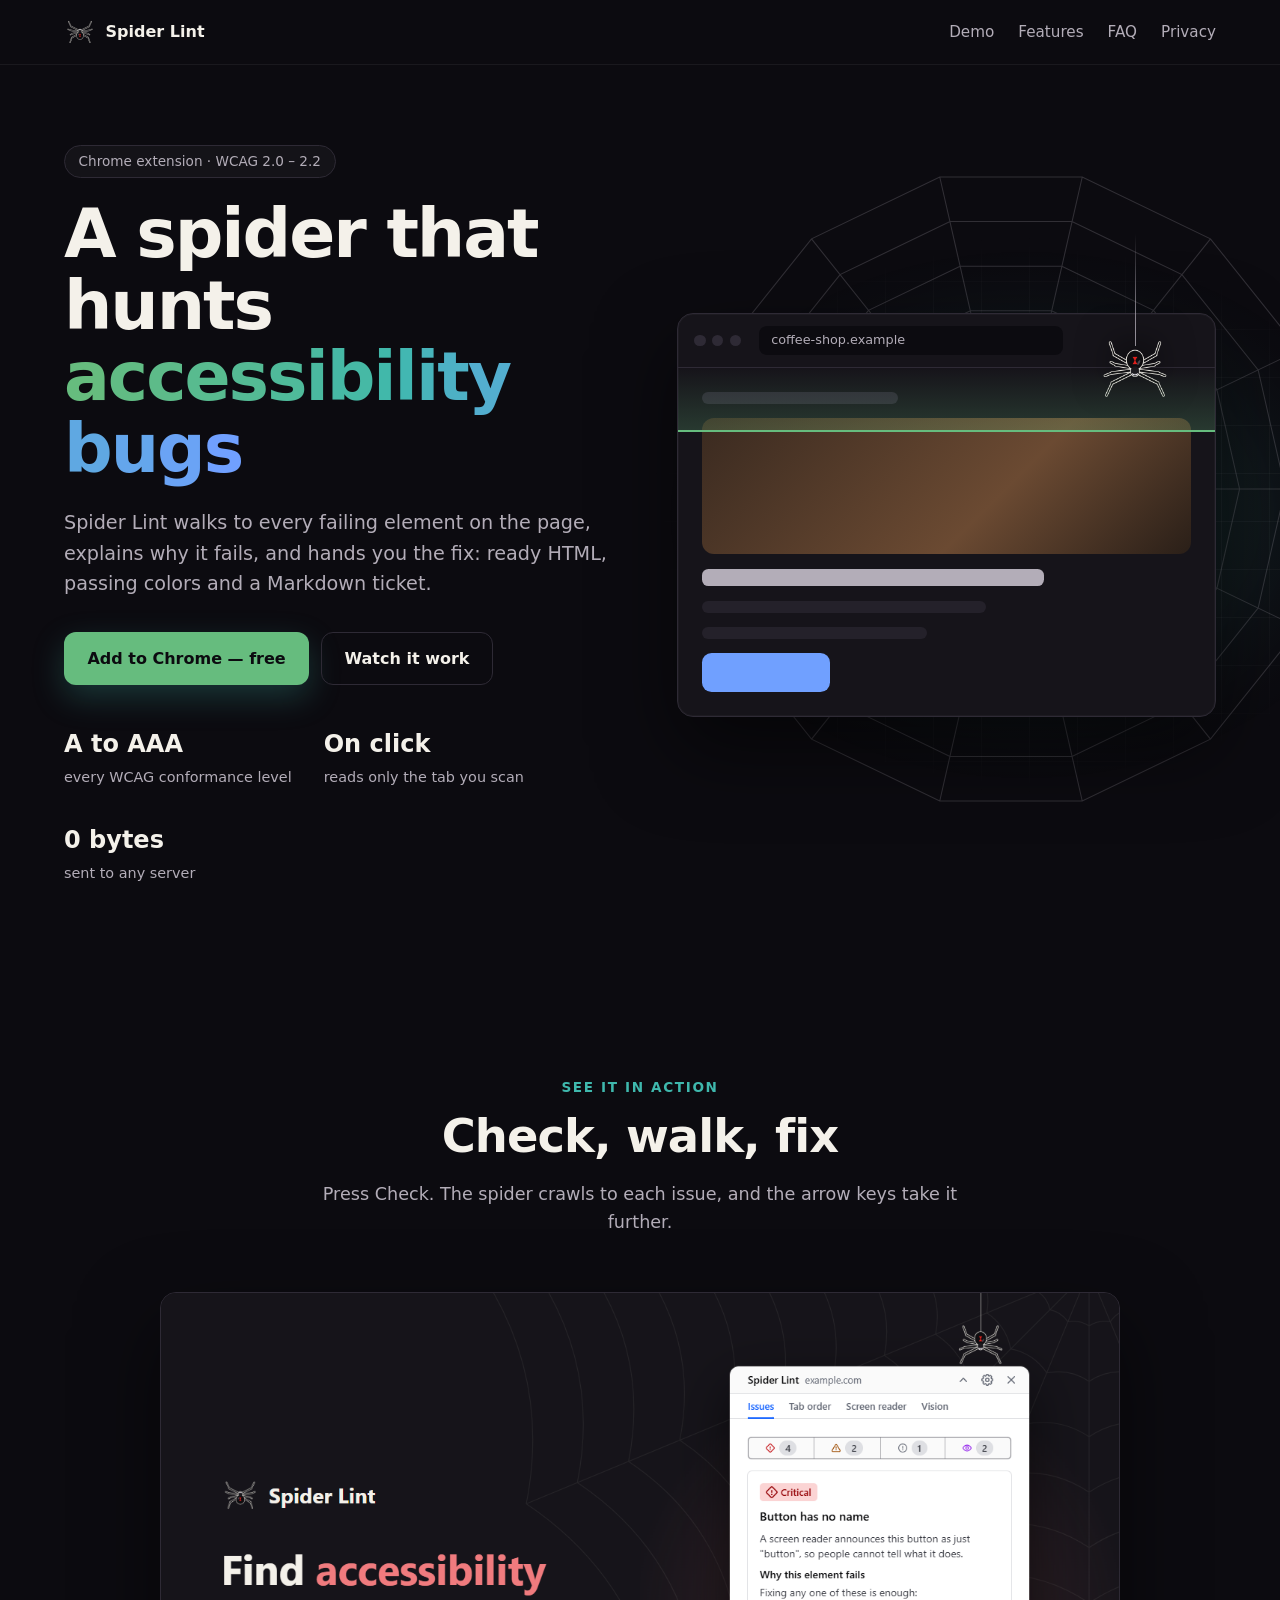
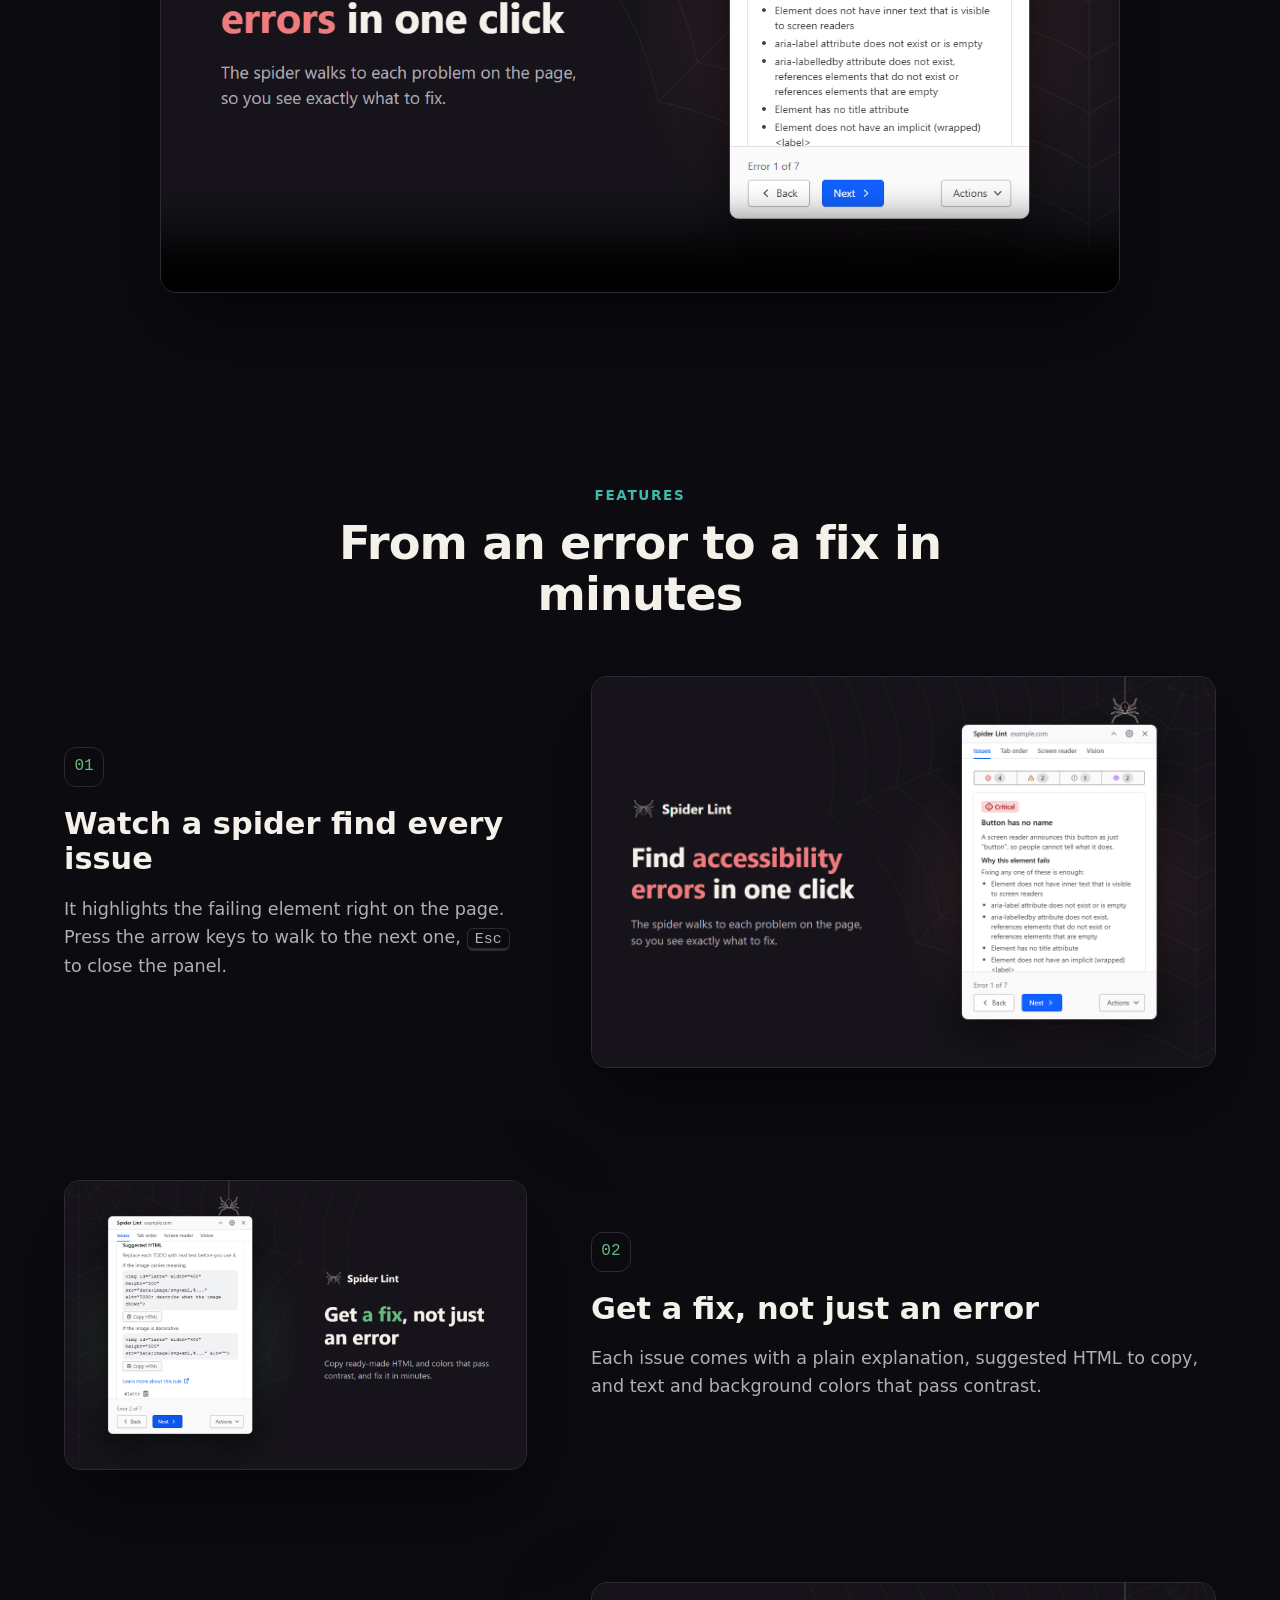
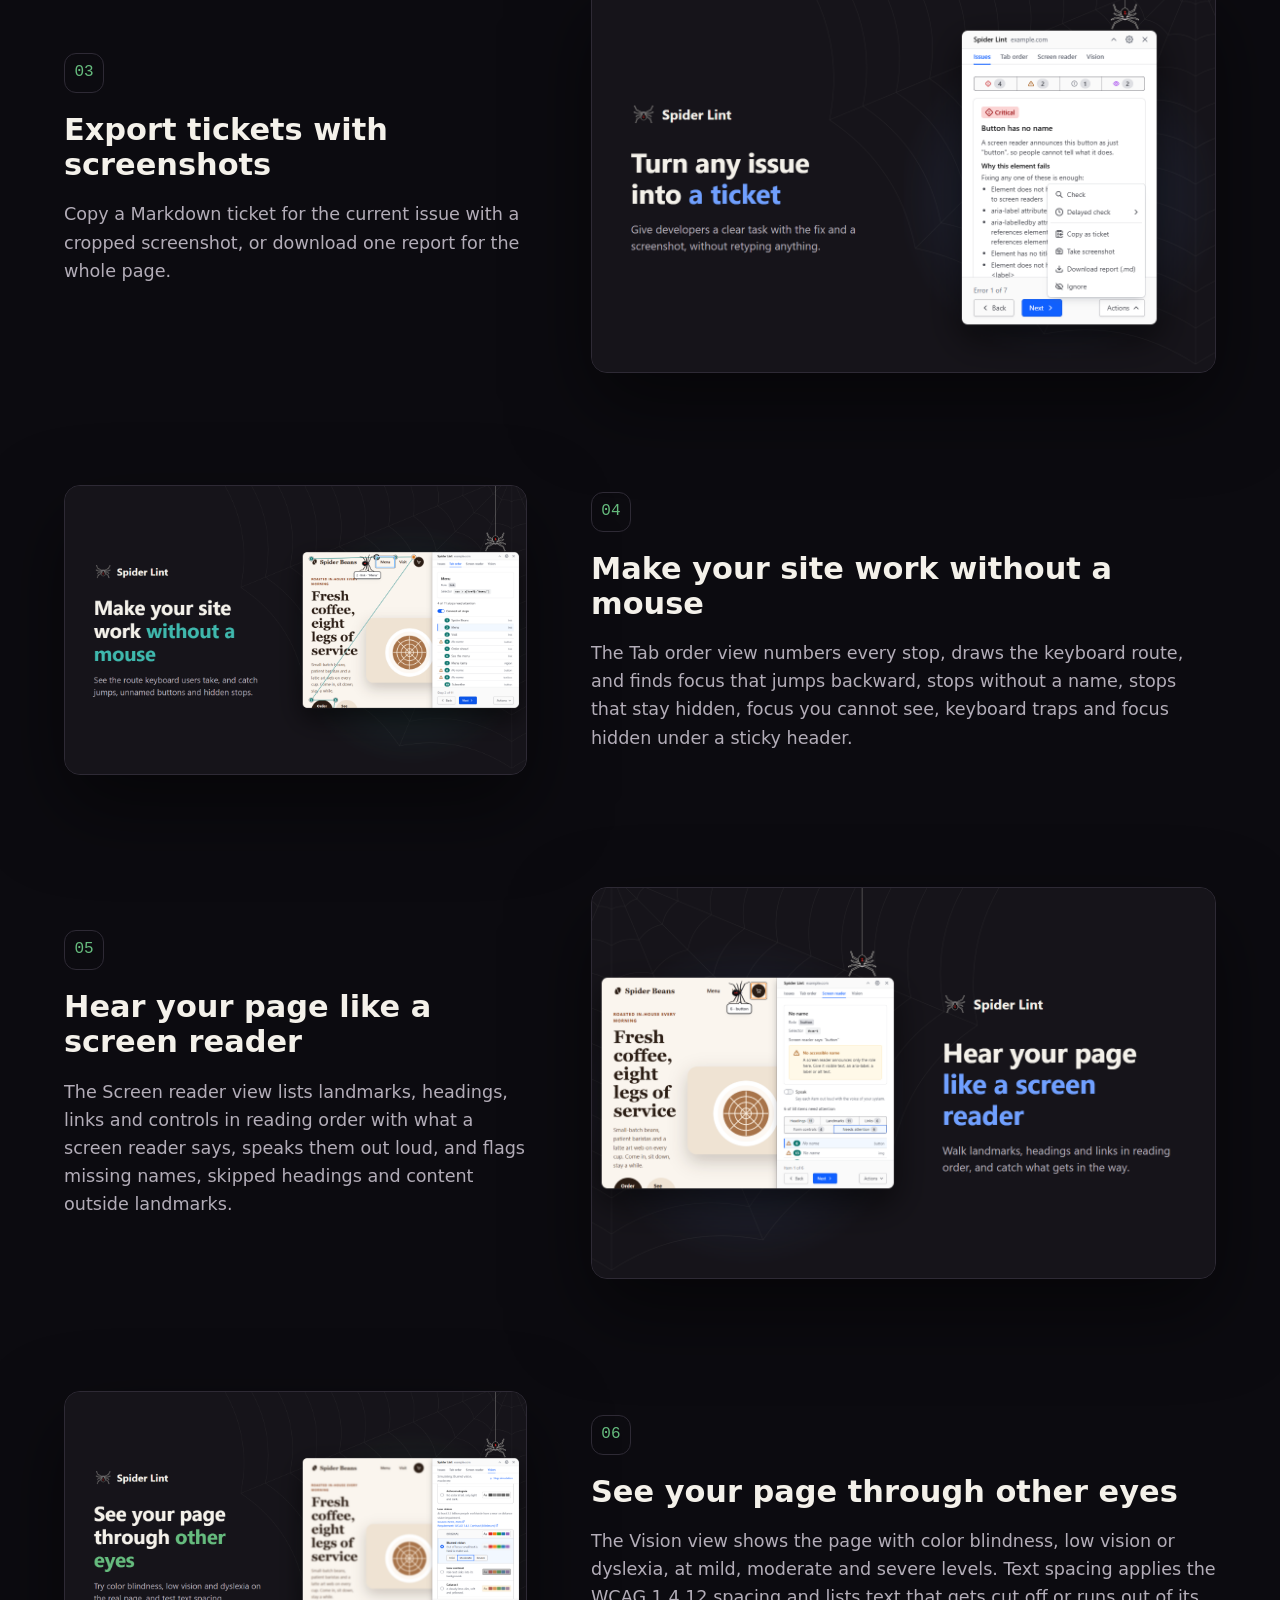
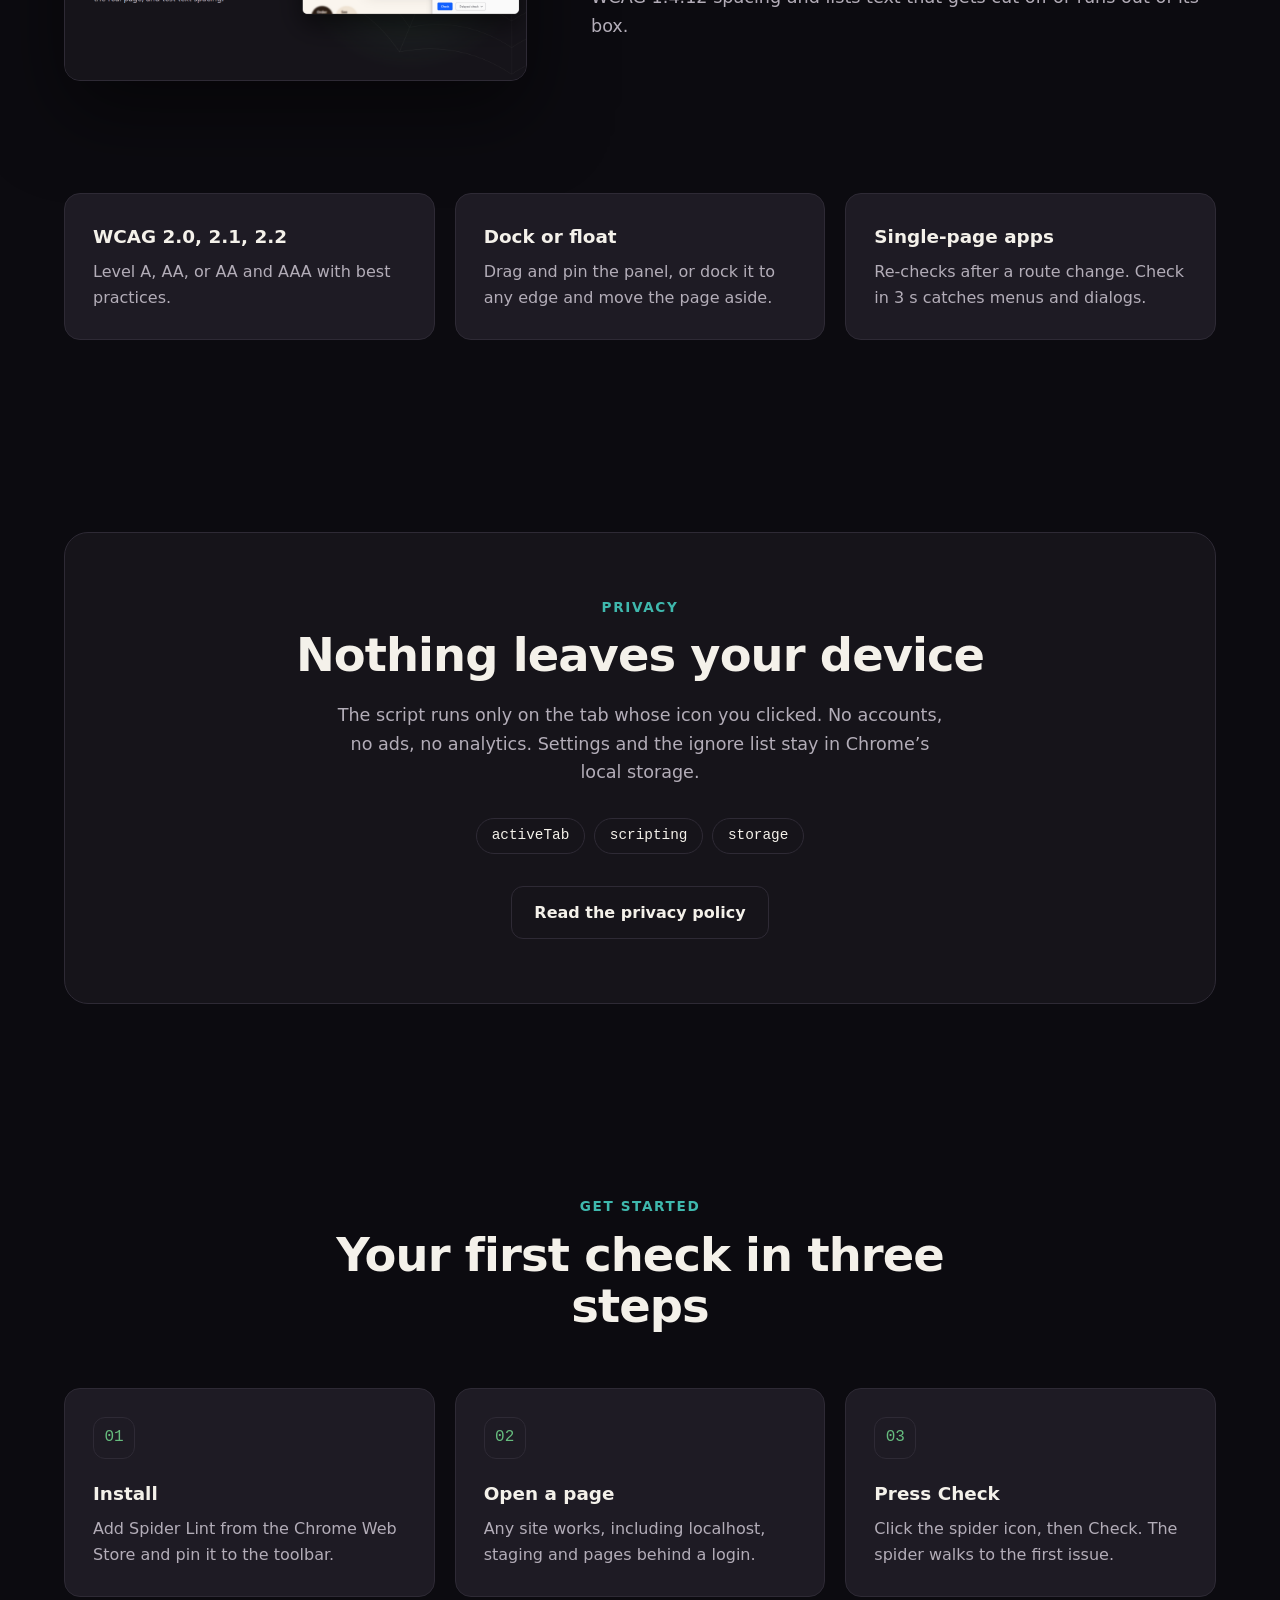
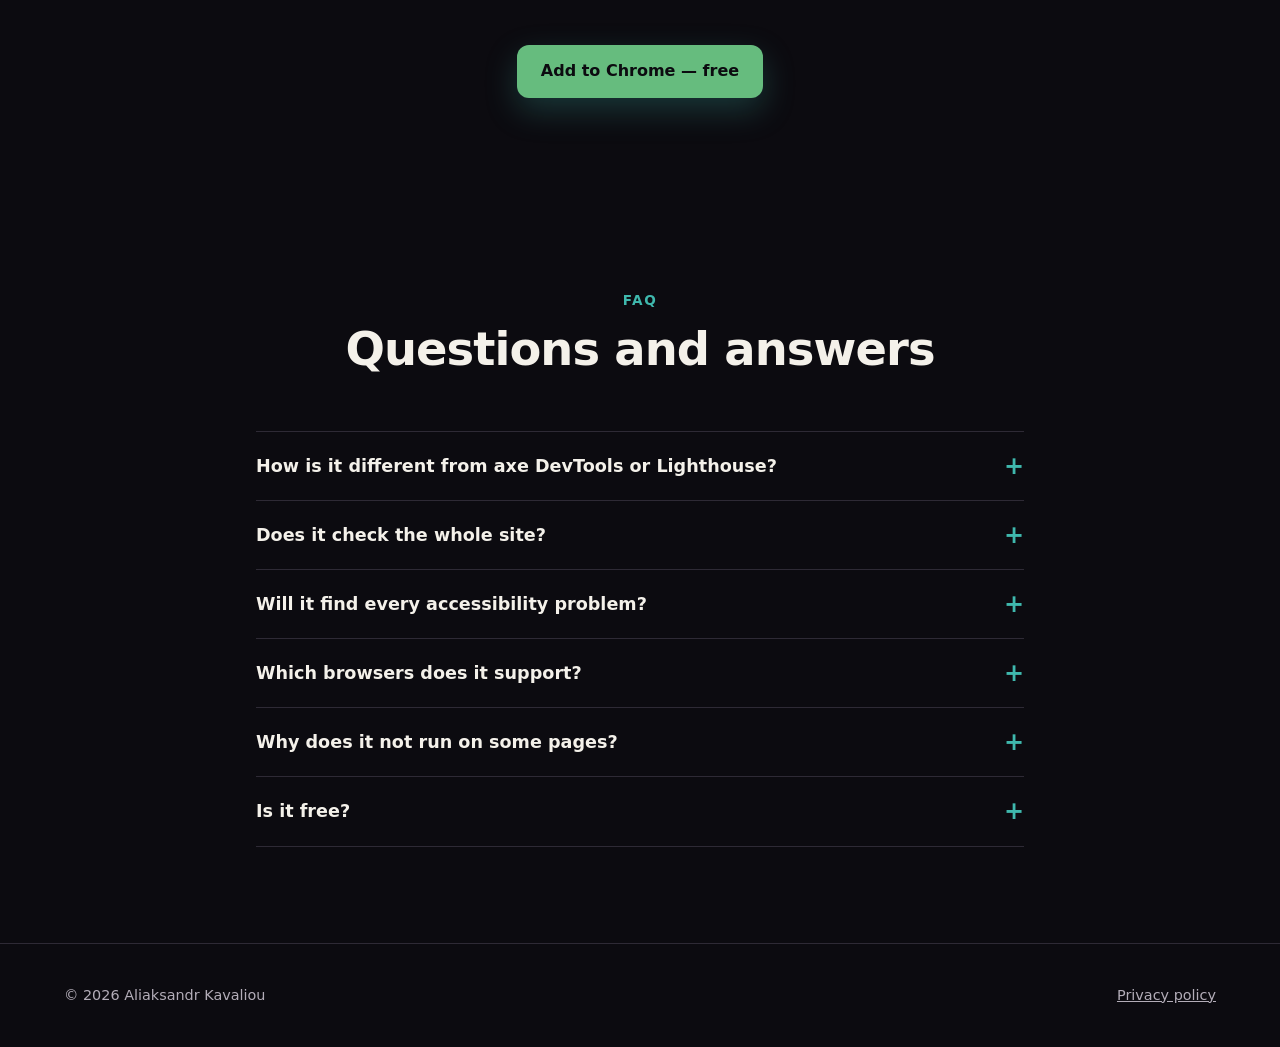
<file: index.html>
<!doctype html>
<html lang="en" class="page">
  <head>
    <meta charset="utf-8" />
    <meta name="viewport" content="width=device-width, initial-scale=1" />
    <meta name="google-site-verification" content="gTQfm3-9sAw2GK2VHXZLIO_SN9S5vGO7Gb8pyMNs1Ik" />
    <title>Spider Lint — Accessibility Checker for Chrome</title>
    <meta
      name="description"
      content="A spider that finds accessibility errors on the page, explains how to fix them, and exports tickets. Nothing leaves your device."
    />
    <meta property="og:type" content="website" />
    <meta property="og:url" content="https://alexkovaliov.github.io/spider-lint-site/" />
    <meta property="og:title" content="Spider Lint — Accessibility Checker" />
    <meta
      property="og:description"
      content="A spider that finds accessibility errors on the page, explains how to fix them, and exports tickets. Nothing leaves your device."
    />
    <meta
      property="og:image"
      content="https://alexkovaliov.github.io/spider-lint-site/store/promo-marquee.png"
    />
    <meta name="twitter:card" content="summary_large_image" />
    <meta name="theme-color" content="#0c0b10" />
    <link rel="canonical" href="https://alexkovaliov.github.io/spider-lint-site/" />
    <link rel="icon" type="image/png" sizes="32x32" href="./assets/brand/favicon-32.png" />
    <link rel="icon" type="image/png" sizes="256x256" href="./assets/brand/spider.png" />
    <link rel="apple-touch-icon" href="./assets/brand/spider.png" />
    <link rel="stylesheet" href="./assets/styles/index.css" />
    <script src="./assets/scripts/page/enableJs.js"></script>
    <script src="./assets/scripts/stage/drawWeb.js" defer></script>
    <script src="./assets/scripts/sections/revealOnScroll.js" defer></script>
    <script src="./assets/scripts/motion/reducedMotion.js" defer></script>
    <script src="./assets/scripts/hero/gradientText.js" defer></script>
    <script src="./assets/scripts/top/scrollTop.js" defer></script>
    <script src="./assets/scripts/demo/centerDemo.js" defer></script>
  </head>

  <body class="page__body">
    <a class="skip-link" href="#main">Skip to content</a>

    <header class="header" aria-label="Spider Lint">
      <div class="container header__inner">
        <a class="header__brand" href="./index.html">
          <img class="header__logo" src="./assets/brand/spider.png" width="32" height="32" alt="" />
          Spider Lint
        </a>
        <nav class="header__nav" aria-label="Main">
          <a class="header__link" href="#demo">Demo</a>
          <a class="header__link" href="#features">Features</a>
          <a class="header__link" href="#faq">FAQ</a>
          <a class="header__link" href="./privacy.html">Privacy</a>
        </nav>
      </div>
    </header>

    <main id="main" aria-label="About Spider Lint">
      <section class="hero" aria-labelledby="title">
        <div class="container hero__inner">
          <div class="hero__content">
            <p class="hero__eyebrow">Chrome extension · WCAG 2.0 – 2.2</p>
            <h1 class="hero__title" id="title">
              A spider that hunts <span class="gradient-text">accessibility bugs</span>
            </h1>
            <p class="hero__lead">
              Spider Lint walks to every failing element on the page, explains why it fails, and
              hands you the fix: ready HTML, passing colors and a Markdown ticket.
            </p>
            <div class="hero__actions">
              <a
                class="button button--primary"
                href="https://chromewebstore.google.com/detail/fmoocnhpmifjoagdphkcekhipcelmean"
                >Add to Chrome — free</a
              >
              <a class="button" href="#demo">Watch it work</a>
            </div>
            <ul class="stats" aria-label="Key facts">
              <li class="stats__item">
                <strong class="stats__value">A to AAA</strong>
                <span class="stats__label">every WCAG conformance level</span>
              </li>
              <li class="stats__item">
                <strong class="stats__value">On click</strong>
                <span class="stats__label">reads only the tab you scan</span>
              </li>
              <li class="stats__item">
                <strong class="stats__value">0 bytes</strong>
                <span class="stats__label">sent to any server</span>
              </li>
            </ul>
          </div>
          <div class="stage" aria-hidden="true">
            <div class="stage__glow"></div>
            <svg class="stage__web" viewBox="0 0 600 600"></svg>
            <div class="scanner">
              <div class="scanner__spider">
                <img
                  class="scanner__spider-image"
                  src="./assets/brand/spider.png"
                  width="80"
                  height="80"
                  alt=""
                />
              </div>
              <div class="scanner__bar">
                <i class="scanner__dot"></i>
                <i class="scanner__dot"></i>
                <i class="scanner__dot"></i>
                <span class="scanner__address">coffee-shop.example</span>
              </div>
              <div class="scanner__page">
                <div class="scanner__line scanner__line--short"></div>
                <div class="scanner__image"></div>
                <div class="scanner__line scanner__line--title"></div>
                <div class="scanner__line scanner__line--faint scanner__line--wide"></div>
                <div class="scanner__line scanner__line--faint scanner__line--medium"></div>
                <div class="scanner__button"></div>
                <div class="scanner__scan"></div>
                <div class="marker marker--image">
                  <span class="marker__label">Image has no alt text</span>
                </div>
                <div class="marker marker--text">
                  <span class="marker__label marker__label--side">Contrast 1.4 : 1</span>
                </div>
                <div class="marker marker--button">
                  <span class="marker__label">Button has no name</span>
                </div>
              </div>
            </div>
          </div>
        </div>
      </section>

      <section class="section" id="demo" aria-labelledby="demo-title">
        <div class="container">
          <div class="section__head reveal">
            <p class="section__kicker">See it in action</p>
            <h2 class="section__title" id="demo-title">Check, walk, fix</h2>
            <p class="section__lead">
              Press Check. The spider crawls to each issue, and the arrow keys take it further.
            </p>
          </div>
          <div class="frame frame--wide reveal">
            <video
              class="frame__media"
              aria-label="Spider Lint demo"
              src="./store/demo.mp4"
              poster="./store/screenshot-check.png"
              width="1280"
              height="800"
              autoplay
              muted
              loop
              playsinline
              controls
            >
              <track kind="captions" src="./store/demo.vtt" srclang="en" label="English" />
              <a href="./store/demo.mp4">Download the demo video</a>
            </video>
          </div>
        </div>
      </section>

      <section class="section" id="features" aria-labelledby="features-title">
        <div class="container">
          <div class="section__head reveal">
            <p class="section__kicker">Features</p>
            <h2 class="section__title" id="features-title">From an error to a fix in minutes</h2>
          </div>
          <article class="feature reveal">
            <div class="feature__body">
              <span class="feature__number" aria-hidden="true">01</span>
              <h3 class="feature__title">Watch a spider find every issue</h3>
              <p class="feature__text">
                It highlights the failing element right on the page. Press the arrow keys to walk to
                the next one, <kbd class="key">Esc</kbd> to close the panel.
              </p>
            </div>
            <div class="frame">
              <img
                class="frame__media"
                src="./store/screenshot-check.png"
                width="1280"
                height="800"
                loading="lazy"
                alt="The Spider Lint panel lists an issue while the spider sits on the failing element."
              />
            </div>
          </article>
          <article class="feature feature--reversed reveal">
            <div class="feature__body">
              <span class="feature__number" aria-hidden="true">02</span>
              <h3 class="feature__title">Get a fix, not just an error</h3>
              <p class="feature__text">
                Each issue comes with a plain explanation, suggested HTML to copy, and text and
                background colors that pass contrast.
              </p>
            </div>
            <div class="frame">
              <img
                class="frame__media"
                src="./store/screenshot-fix.png"
                width="1280"
                height="800"
                loading="lazy"
                alt="Suggested HTML that adds the missing alt attribute, with Copy HTML buttons."
              />
            </div>
          </article>
          <article class="feature reveal">
            <div class="feature__body">
              <span class="feature__number" aria-hidden="true">03</span>
              <h3 class="feature__title">Export tickets with screenshots</h3>
              <p class="feature__text">
                Copy a Markdown ticket for the current issue with a cropped screenshot, or download
                one report for the whole page.
              </p>
            </div>
            <div class="frame">
              <img
                class="frame__media"
                src="./store/screenshot-export.png"
                width="1280"
                height="800"
                loading="lazy"
                alt="The Actions menu with Copy as ticket, Screenshot and Download report."
              />
            </div>
          </article>
          <article class="feature feature--reversed reveal">
            <div class="feature__body">
              <span class="feature__number" aria-hidden="true">04</span>
              <h3 class="feature__title">Make your site work without a mouse</h3>
              <p class="feature__text">
                The Tab order view numbers every stop, draws the keyboard route, and finds focus
                that jumps backward, stops without a name, stops that stay hidden, focus you cannot
                see, keyboard traps and focus hidden under a sticky header.
              </p>
            </div>
            <div class="frame">
              <img
                class="frame__media"
                src="./store/screenshot-tab-order.png"
                width="1280"
                height="800"
                loading="lazy"
                alt="Numbered tab stops drawn over the page with the route between them."
              />
            </div>
          </article>
          <article class="feature reveal">
            <div class="feature__body">
              <span class="feature__number" aria-hidden="true">05</span>
              <h3 class="feature__title">Hear your page like a screen reader</h3>
              <p class="feature__text">
                The Screen reader view lists landmarks, headings, links and controls in reading
                order with what a screen reader says, speaks them out loud, and flags missing names,
                skipped headings and content outside landmarks.
              </p>
            </div>
            <div class="frame">
              <img
                class="frame__media"
                src="./store/screenshot-screen-reader.png"
                width="1280"
                height="800"
                loading="lazy"
                alt="The Screen reader view filtered to items that need attention, with a button that has no name."
              />
            </div>
          </article>
          <article class="feature feature--reversed reveal">
            <div class="feature__body">
              <span class="feature__number" aria-hidden="true">06</span>
              <h3 class="feature__title">See your page through other eyes</h3>
              <p class="feature__text">
                The Vision view shows the page with color blindness, low vision or dyslexia, at
                mild, moderate and severe levels. Text spacing applies the WCAG 1.4.12 spacing and
                lists text that gets cut off or runs out of its box.
              </p>
            </div>
            <div class="frame">
              <img
                class="frame__media"
                src="./store/screenshot-vision.png"
                width="1280"
                height="800"
                loading="lazy"
                alt="The page blurred by the Blurred vision simulation, with the Vision view open in the panel."
              />
            </div>
          </article>
          <ul class="cards" aria-label="More features">
            <li class="card reveal">
              <h3 class="card__title">WCAG 2.0, 2.1, 2.2</h3>
              <p class="card__text">Level A, AA, or AA and AAA with best practices.</p>
            </li>
            <li class="card reveal">
              <h3 class="card__title">Dock or float</h3>
              <p class="card__text">
                Drag and pin the panel, or dock it to any edge and move the page aside.
              </p>
            </li>
            <li class="card reveal">
              <h3 class="card__title">Single-page apps</h3>
              <p class="card__text">
                Re-checks after a route change. Check in 3 s catches menus and dialogs.
              </p>
            </li>
          </ul>
        </div>
      </section>

      <section class="section" id="privacy" aria-labelledby="privacy-title">
        <div class="container">
          <div class="privacy reveal">
            <p class="section__kicker">Privacy</p>
            <h2 class="section__title" id="privacy-title">Nothing leaves your device</h2>
            <p class="privacy__text">
              The script runs only on the tab whose icon you clicked. No accounts, no ads, no
              analytics. Settings and the ignore list stay in Chrome’s local storage.
            </p>
            <ul class="chips" aria-label="Permissions">
              <li class="chips__item">activeTab</li>
              <li class="chips__item">scripting</li>
              <li class="chips__item">storage</li>
            </ul>
            <a class="button" href="./privacy.html">Read the privacy policy</a>
          </div>
        </div>
      </section>

      <section class="section" id="start" aria-labelledby="start-title">
        <div class="container">
          <div class="section__head reveal">
            <p class="section__kicker">Get started</p>
            <h2 class="section__title" id="start-title">Your first check in three steps</h2>
          </div>
          <ol class="steps" aria-labelledby="start-title">
            <li class="steps__item reveal">
              <h3 class="steps__title">Install</h3>
              <p class="steps__text">
                Add Spider Lint from the Chrome Web Store and pin it to the toolbar.
              </p>
            </li>
            <li class="steps__item reveal">
              <h3 class="steps__title">Open a page</h3>
              <p class="steps__text">
                Any site works, including localhost, staging and pages behind a login.
              </p>
            </li>
            <li class="steps__item reveal">
              <h3 class="steps__title">Press Check</h3>
              <p class="steps__text">
                Click the spider icon, then Check. The spider walks to the first issue.
              </p>
            </li>
          </ol>
          <div class="steps__action reveal">
            <a
              class="button button--primary"
              href="https://chromewebstore.google.com/detail/fmoocnhpmifjoagdphkcekhipcelmean"
              >Add to Chrome — free</a
            >
          </div>
        </div>
      </section>

      <section class="section" id="faq" aria-labelledby="faq-title">
        <div class="container">
          <div class="section__head reveal">
            <p class="section__kicker">FAQ</p>
            <h2 class="section__title" id="faq-title">Questions and answers</h2>
          </div>
          <div class="faq reveal">
            <details class="faq__item">
              <summary class="faq__question">
                How is it different from axe DevTools or Lighthouse?
              </summary>
              <p class="faq__answer">
                Spider Lint runs the same axe-core engine, then shows each issue right on the page,
                suggests ready HTML and passing colors, and exports Markdown tickets. It also adds
                the Tab order, Screen reader and Vision views.
              </p>
            </details>
            <details class="faq__item">
              <summary class="faq__question">Does it check the whole site?</summary>
              <p class="faq__answer">
                It checks the page open in the current tab. On a single-page app, check again after
                a route change.
              </p>
            </details>
            <details class="faq__item">
              <summary class="faq__question">Will it find every accessibility problem?</summary>
              <p class="faq__answer">
                No automated tool can. Spider Lint finds the issues a machine can prove. Test with a
                keyboard and a screen reader too: the Tab order and Screen reader views help there.
              </p>
            </details>
            <details class="faq__item">
              <summary class="faq__question">Which browsers does it support?</summary>
              <p class="faq__answer">
                Chrome. Edge, Brave and other Chromium browsers can install it from the Chrome Web
                Store too.
              </p>
            </details>
            <details class="faq__item">
              <summary class="faq__question">Why does it not run on some pages?</summary>
              <p class="faq__answer">
                Chrome does not let extensions into <code>chrome://</code> pages, the Web Store or
                PDFs. The toolbar icon shows the reason.
              </p>
            </details>
            <details class="faq__item">
              <summary class="faq__question">Is it free?</summary>
              <p class="faq__answer">Yes. No accounts, no ads and no paid plan.</p>
            </details>
          </div>
        </div>
      </section>
    </main>

    <footer class="footer" aria-label="Site footer">
      <div class="container footer__inner">
        <span class="footer__copyright">© 2026 Aliaksandr Kavaliou</span>
        <a class="footer__link" href="./privacy.html">Privacy policy</a>
      </div>
      <a class="to-top" href="#main" aria-label="Back to top">
        <svg class="to-top__icon" viewBox="0 0 24 24" aria-hidden="true">
          <path d="M12 19V5M5 12l7-7 7 7" />
        </svg>
      </a>
    </footer>
  </body>
</html>
</file>
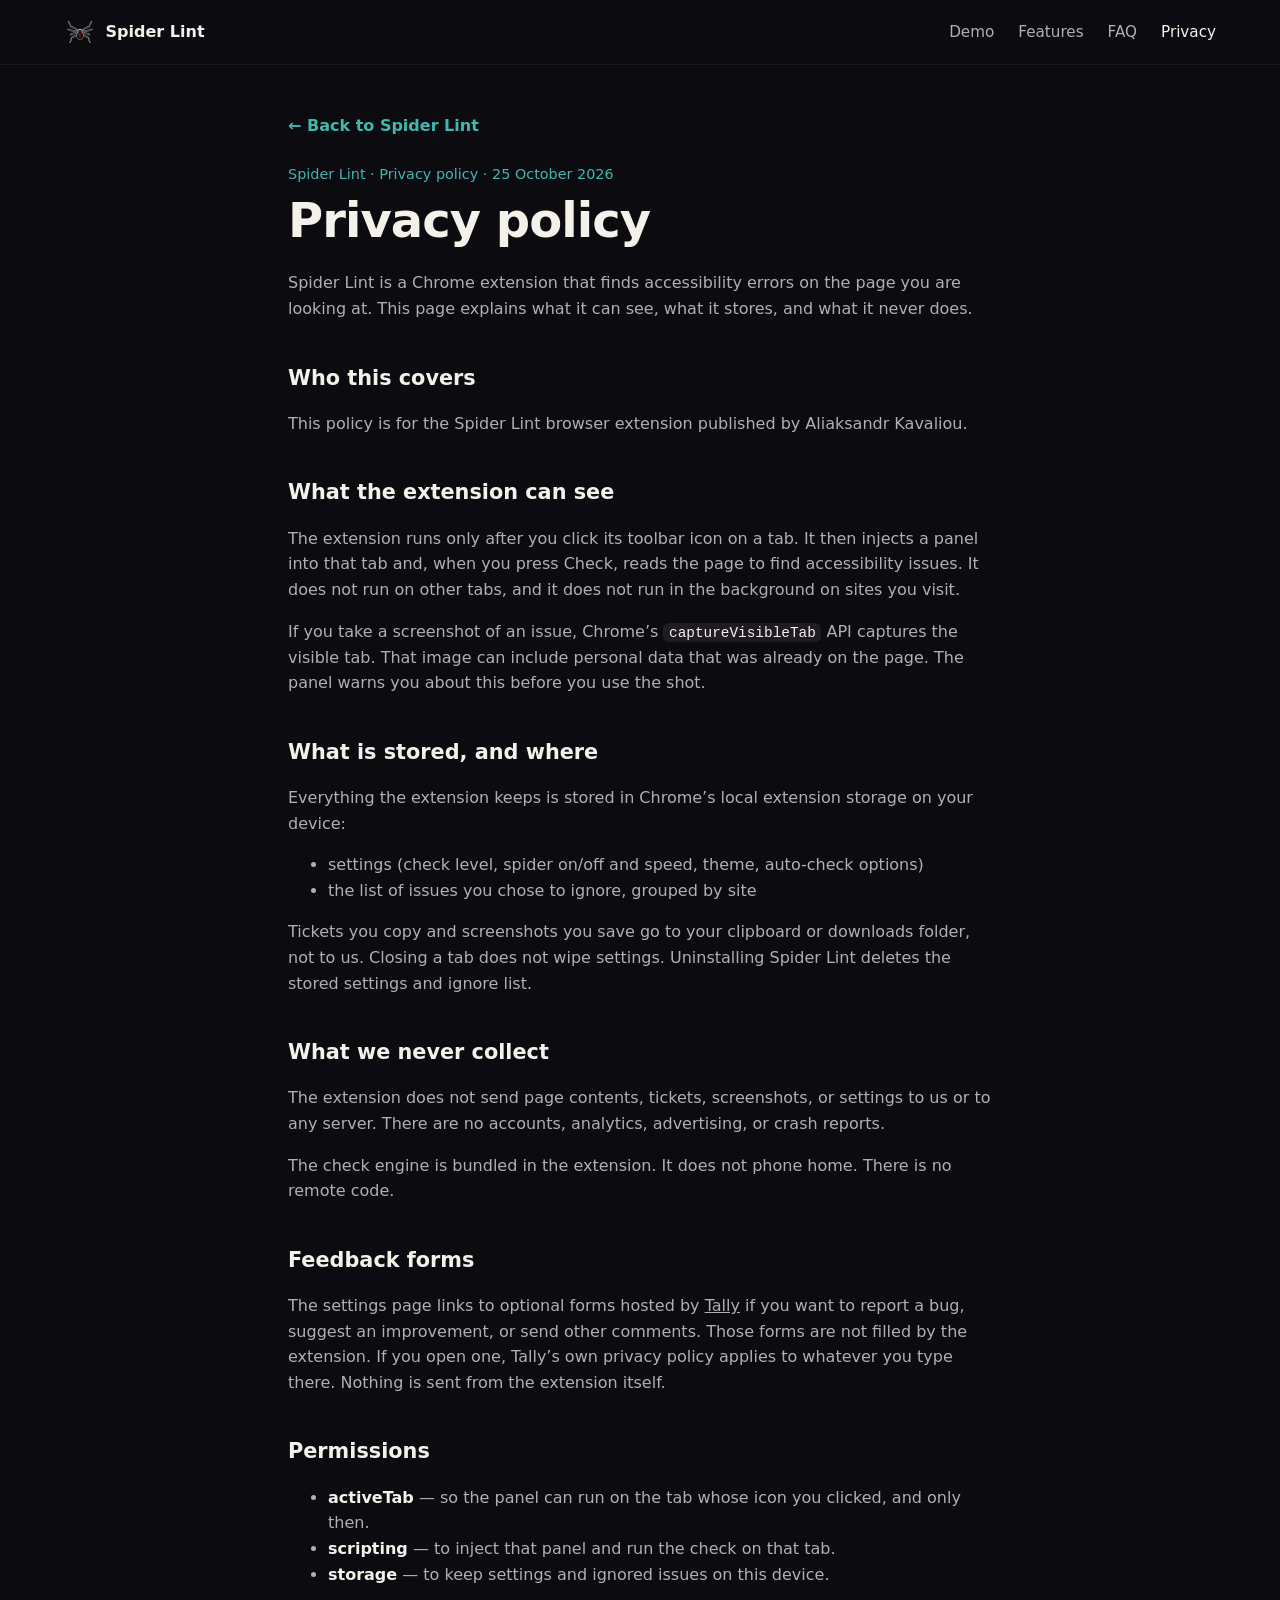
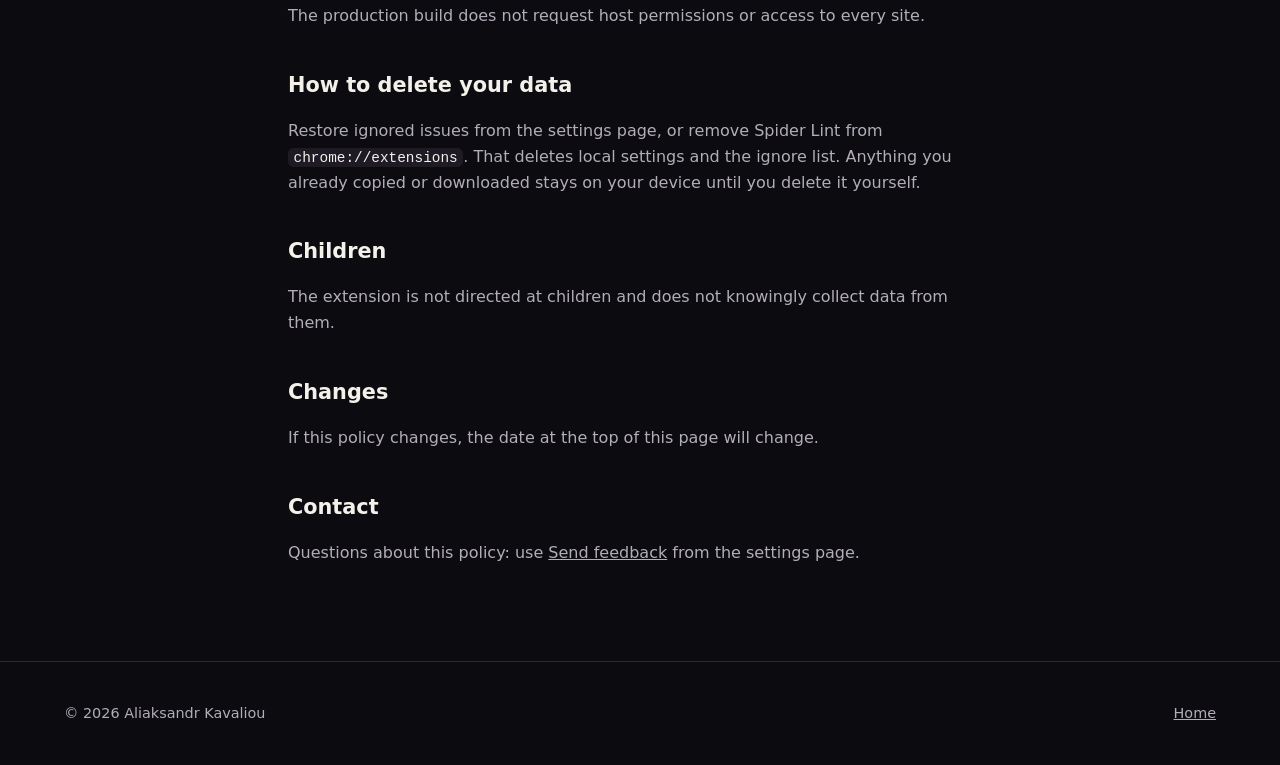
<file: privacy.html>
<!doctype html>
<html lang="en" class="page">
  <head>
    <meta charset="utf-8" />
    <meta name="viewport" content="width=device-width, initial-scale=1" />
    <title>Spider Lint privacy policy</title>
    <meta
      name="description"
      content="What the Spider Lint Chrome extension can see, what it stores on your device, and what it never sends anywhere."
    />
    <meta name="theme-color" content="#0c0b10" />
    <link rel="canonical" href="https://alexkovaliov.github.io/spider-lint-site/privacy.html" />
    <link rel="icon" type="image/png" sizes="32x32" href="./assets/brand/favicon-32.png" />
    <link rel="icon" type="image/png" sizes="256x256" href="./assets/brand/spider.png" />
    <link rel="apple-touch-icon" href="./assets/brand/spider.png" />
    <link rel="stylesheet" href="./assets/styles/privacy.css" />
    <script src="./assets/scripts/top/scrollTop.js" defer></script>
  </head>
  <body class="page__body">
    <a class="skip-link" href="#main">Skip to content</a>
    <header class="header" aria-label="Spider Lint">
      <div class="container header__inner">
        <a class="header__brand" href="./index.html">
          <img class="header__logo" src="./assets/brand/spider.png" width="32" height="32" alt="" />
          Spider Lint
        </a>
        <nav class="header__nav" aria-label="Main">
          <a class="header__link" href="./index.html#demo">Demo</a>
          <a class="header__link" href="./index.html#features">Features</a>
          <a class="header__link" href="./index.html#faq">FAQ</a>
          <a class="header__link header__link--current" href="./privacy.html" aria-current="page"
            >Privacy</a
          >
        </nav>
      </div>
    </header>
    <main id="main" class="container policy" aria-labelledby="policy-title">
      <a class="policy__back" href="./index.html">← Back to Spider Lint</a>
      <p class="policy__meta">Spider Lint · Privacy policy · 25 October 2026</p>
      <h1 class="policy__title" id="policy-title">Privacy policy</h1>
      <p class="policy__text">
        Spider Lint is a Chrome extension that finds accessibility errors on the page you are
        looking at. This page explains what it can see, what it stores, and what it never does.
      </p>

      <h2 class="policy__heading">Who this covers</h2>
      <p class="policy__text">
        This policy is for the Spider Lint browser extension published by Aliaksandr Kavaliou.
      </p>

      <h2 class="policy__heading">What the extension can see</h2>
      <p class="policy__text">
        The extension runs only after you click its toolbar icon on a tab. It then injects a panel
        into that tab and, when you press Check, reads the page to find accessibility issues. It
        does not run on other tabs, and it does not run in the background on sites you visit.
      </p>
      <p class="policy__text">
        If you take a screenshot of an issue, Chrome’s
        <code class="policy__code">captureVisibleTab</code> API captures the visible tab. That image
        can include personal data that was already on the page. The panel warns you about this
        before you use the shot.
      </p>

      <h2 class="policy__heading" id="stored-title">What is stored, and where</h2>
      <p class="policy__text">
        Everything the extension keeps is stored in Chrome’s local extension storage on your device:
      </p>
      <ul class="policy__list" aria-labelledby="stored-title">
        <li class="policy__item">
          settings (check level, spider on/off and speed, theme, auto-check options)
        </li>
        <li class="policy__item">the list of issues you chose to ignore, grouped by site</li>
      </ul>
      <p class="policy__text">
        Tickets you copy and screenshots you save go to your clipboard or downloads folder, not to
        us. Closing a tab does not wipe settings. Uninstalling Spider Lint deletes the stored
        settings and ignore list.
      </p>

      <h2 class="policy__heading">What we never collect</h2>
      <p class="policy__text">
        The extension does not send page contents, tickets, screenshots, or settings to us or to any
        server. There are no accounts, analytics, advertising, or crash reports.
      </p>
      <p class="policy__text">
        The check engine is bundled in the extension. It does not phone home. There is no remote
        code.
      </p>

      <h2 class="policy__heading">Feedback forms</h2>
      <p class="policy__text">
        The settings page links to optional forms hosted by
        <a class="policy__link" href="https://tally.so">Tally</a> if you want to report a bug,
        suggest an improvement, or send other comments. Those forms are not filled by the extension.
        If you open one, Tally’s own privacy policy applies to whatever you type there. Nothing is
        sent from the extension itself.
      </p>

      <h2 class="policy__heading" id="permissions-title">Permissions</h2>
      <ul class="policy__list" aria-labelledby="permissions-title">
        <li class="policy__item">
          <strong class="policy__strong">activeTab</strong> — so the panel can run on the tab whose
          icon you clicked, and only then.
        </li>
        <li class="policy__item">
          <strong class="policy__strong">scripting</strong> — to inject that panel and run the check
          on that tab.
        </li>
        <li class="policy__item">
          <strong class="policy__strong">storage</strong> — to keep settings and ignored issues on
          this device.
        </li>
      </ul>
      <p class="policy__text">
        The production build does not request host permissions or access to every site.
      </p>

      <h2 class="policy__heading">How to delete your data</h2>
      <p class="policy__text">
        Restore ignored issues from the settings page, or remove Spider Lint from
        <code class="policy__code">chrome://extensions</code>. That deletes local settings and the
        ignore list. Anything you already copied or downloaded stays on your device until you delete
        it yourself.
      </p>

      <h2 class="policy__heading">Children</h2>
      <p class="policy__text">
        The extension is not directed at children and does not knowingly collect data from them.
      </p>

      <h2 class="policy__heading">Changes</h2>
      <p class="policy__text">
        If this policy changes, the date at the top of this page will change.
      </p>

      <h2 class="policy__heading">Contact</h2>
      <p class="policy__text">
        Questions about this policy: use
        <a class="policy__link" href="https://tally.so/r/OQDpBK">Send feedback</a> from the settings
        page.
      </p>
    </main>
    <footer class="footer" aria-label="Site footer">
      <div class="container footer__inner">
        <span class="footer__copyright">© 2026 Aliaksandr Kavaliou</span>
        <a class="footer__link" href="./index.html">Home</a>
      </div>
      <a class="to-top" href="#main" aria-label="Back to top">
        <svg class="to-top__icon" viewBox="0 0 24 24" aria-hidden="true">
          <path d="M12 19V5M5 12l7-7 7 7" />
        </svg>
      </a>
    </footer>
  </body>
</html>
</file>
<file: assets/styles/index.css>
@import url('./base/base.css');
@import url('./header/header.css');
@import url('./hero/hero.css');
@import url('./stage/stage.css');
@import url('./stage/scanner.css');
@import url('./stage/markers.css');
@import url('./sections/sections.css');
@import url('./sections/cards.css');
@import url('./start/steps.css');
@import url('./faq/faq.css');
@import url('./top/top.css');
</file>
<file: assets/styles/privacy.css>
@import url('./base/base.css');
@import url('./header/header.css');
@import url('./sections/sections.css');
@import url('./policy/policy.css');
@import url('./top/top.css');
</file>
